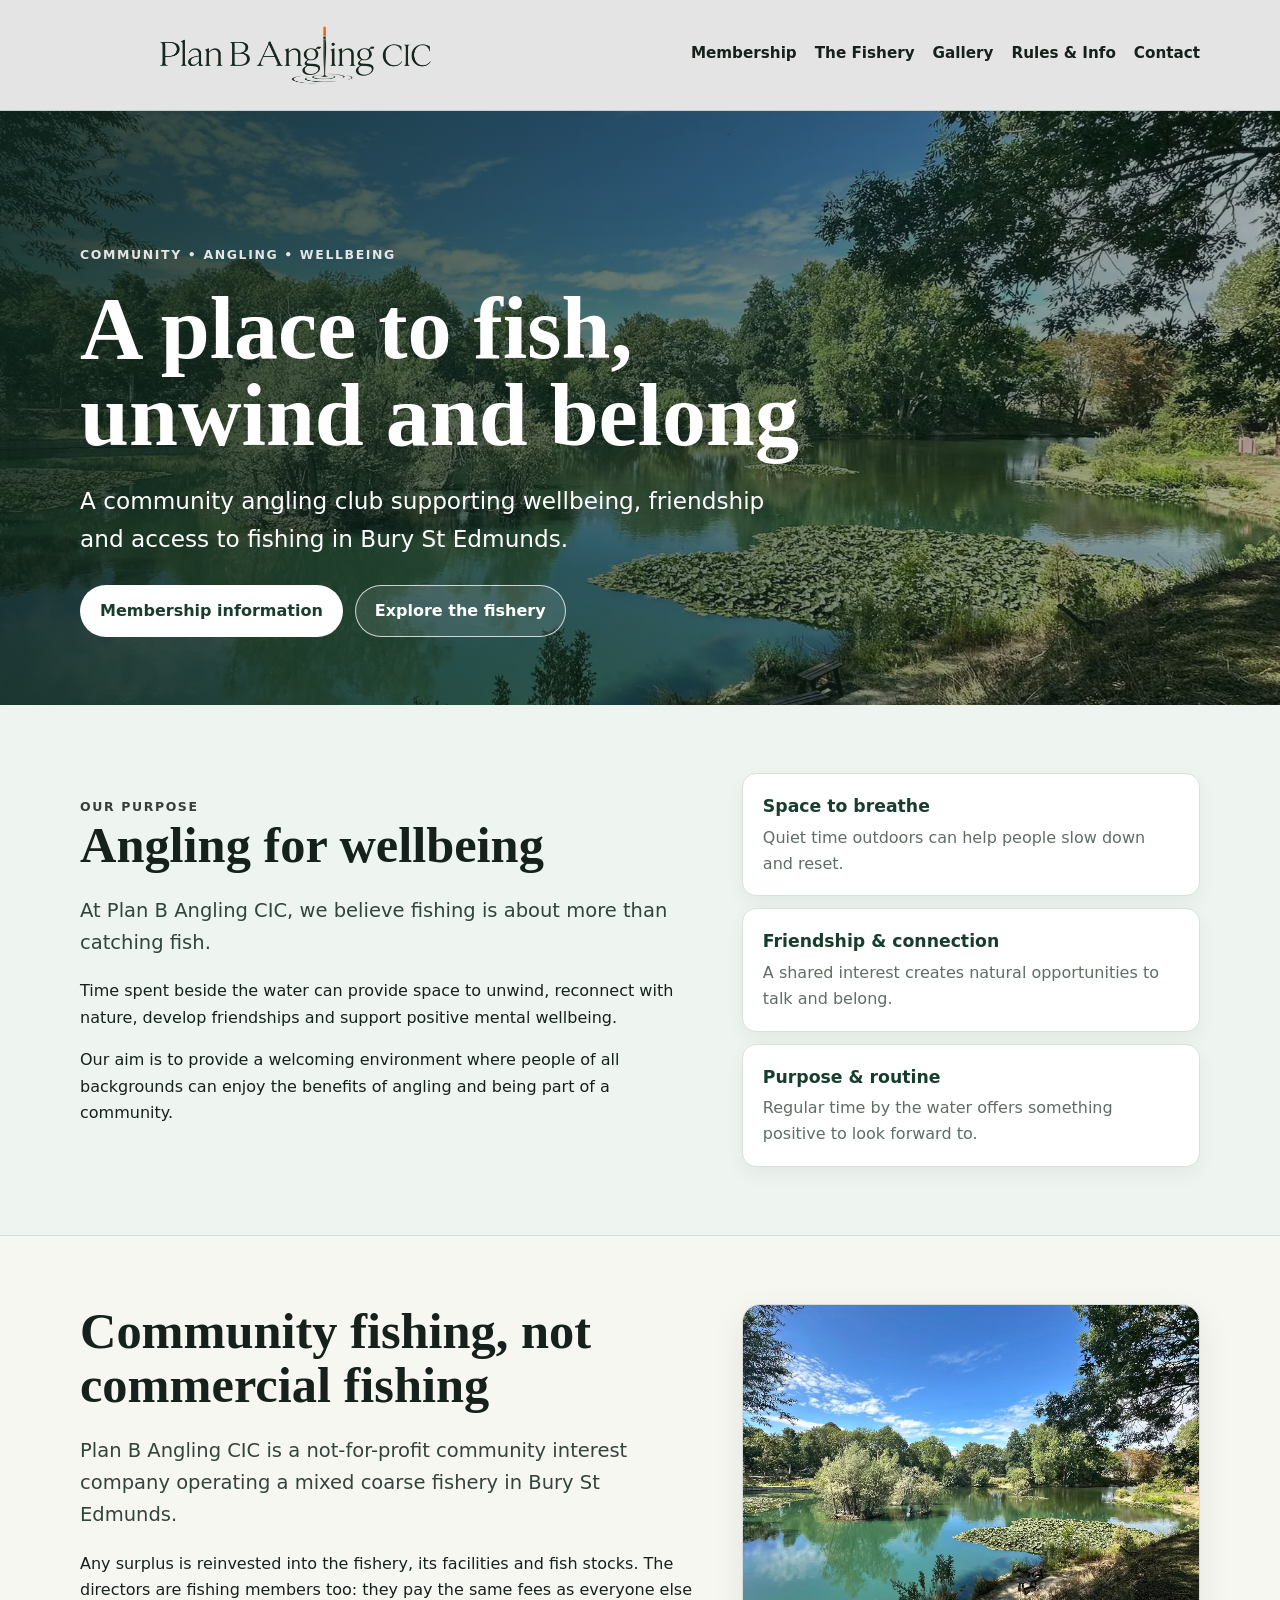
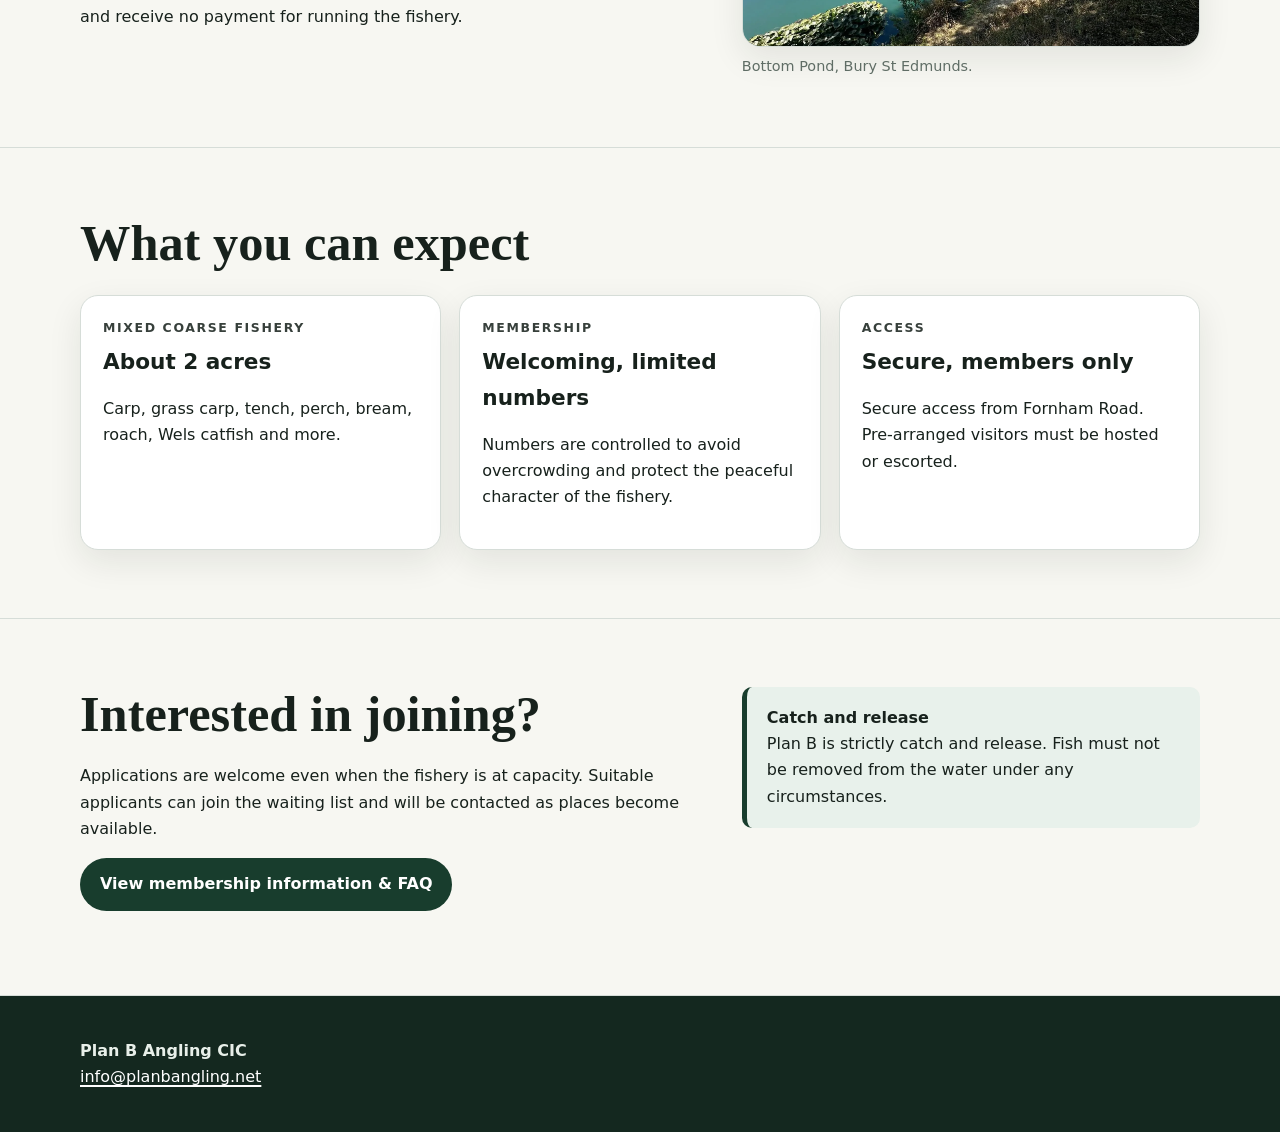
<file: index.html>
<!doctype html>
<html lang="en">
<head>
  <meta charset="utf-8">
  <meta name="viewport" content="width=device-width,initial-scale=1">
  <title>Plan B Angling CIC | Angling, Wellbeing &amp; Community</title>
  <meta name="description" content="Plan B Angling CIC is a welcoming community angling club in Bury St Edmunds, supporting wellbeing, friendship and access to fishing.">
  <link rel="stylesheet" href="styles.css">
</head>
<body>
<header class="site-header"><div class="container header-inner">
  <a class="brand" href="index.html"><img src="assets/plan-b-wordmark.png" alt="Plan B Angling CIC"></a>
  <nav aria-label="Main navigation"><a href="membership.html">Membership</a><a href="fishery.html">The Fishery</a><a href="gallery.html">Gallery</a><a href="rules.html">Rules &amp; Info</a><a href="contact.html">Contact</a></nav>
</div></header>

<section class="hero"><div class="container"><div class="hero-card">
  <div class="eyebrow">Community • Angling • Wellbeing</div>
  <h1>A place to fish, unwind and belong</h1>
  <p>A community angling club supporting wellbeing, friendship and access to fishing in Bury St Edmunds.</p>
  <div class="actions"><a class="button primary" href="membership.html">Membership information</a><a class="button secondary" href="fishery.html">Explore the fishery</a></div>
</div></div></section>

<main>
<section class="wellbeing-section"><div class="container section-grid wellbeing-grid">
  <div>
    <div class="eyebrow">Our purpose</div>
    <h2>Angling for wellbeing</h2>
    <p class="lead">At Plan B Angling CIC, we believe fishing is about more than catching fish.</p>
    <p>Time spent beside the water can provide space to unwind, reconnect with nature, develop friendships and support positive mental wellbeing.</p>
    <p>Our aim is to provide a welcoming environment where people of all backgrounds can enjoy the benefits of angling and being part of a community.</p>
  </div>
  <div class="benefits" aria-label="Benefits of angling">
    <div><strong>Space to breathe</strong><span>Quiet time outdoors can help people slow down and reset.</span></div>
    <div><strong>Friendship &amp; connection</strong><span>A shared interest creates natural opportunities to talk and belong.</span></div>
    <div><strong>Purpose &amp; routine</strong><span>Regular time by the water offers something positive to look forward to.</span></div>
  </div>
</div></section>

<section><div class="container section-grid">
  <div>
    <h2>Community fishing, not commercial fishing</h2>
    <p class="lead">Plan B Angling CIC is a not-for-profit community interest company operating a mixed coarse fishery in Bury St Edmunds.</p>
    <p>Any surplus is reinvested into the fishery, its facilities and fish stocks. The directors are fishing members too: they pay the same fees as everyone else and receive no payment for running the fishery.</p>
  </div>
  <figure class="figure"><img class="photo landscape" src="assets/about-lake.webp" alt="Bottom Pond at Plan B Angling in summer"><figcaption>Bottom Pond, Bury St Edmunds.</figcaption></figure>
</div></section>

<section><div class="container">
  <h2>What you can expect</h2>
  <div class="cards">
    <div class="card"><div class="eyebrow">Mixed coarse fishery</div><strong>About 2 acres</strong><p>Carp, grass carp, tench, perch, bream, roach, Wels catfish and more.</p></div>
    <div class="card"><div class="eyebrow">Membership</div><strong>Welcoming, limited numbers</strong><p>Numbers are controlled to avoid overcrowding and protect the peaceful character of the fishery.</p></div>
    <div class="card"><div class="eyebrow">Access</div><strong>Secure, members only</strong><p>Secure access from Fornham Road. Pre-arranged visitors must be hosted or escorted.</p></div>
  </div>
</div></section>

<section><div class="container section-grid">
  <div><h2>Interested in joining?</h2><p>Applications are welcome even when the fishery is at capacity. Suitable applicants can join the waiting list and will be contacted as places become available.</p><p><a class="button green" href="membership.html">View membership information &amp; FAQ</a></p></div>
  <div class="notice"><strong>Catch and release</strong><br>Plan B is strictly catch and release. Fish must not be removed from the water under any circumstances.</div>
</div></section>
</main>

<footer class="site-footer"><div class="container"><strong>Plan B Angling CIC</strong><br><a href="mailto:info@planbangling.net">info@planbangling.net</a></div></footer>
</body>
</html>
</file>
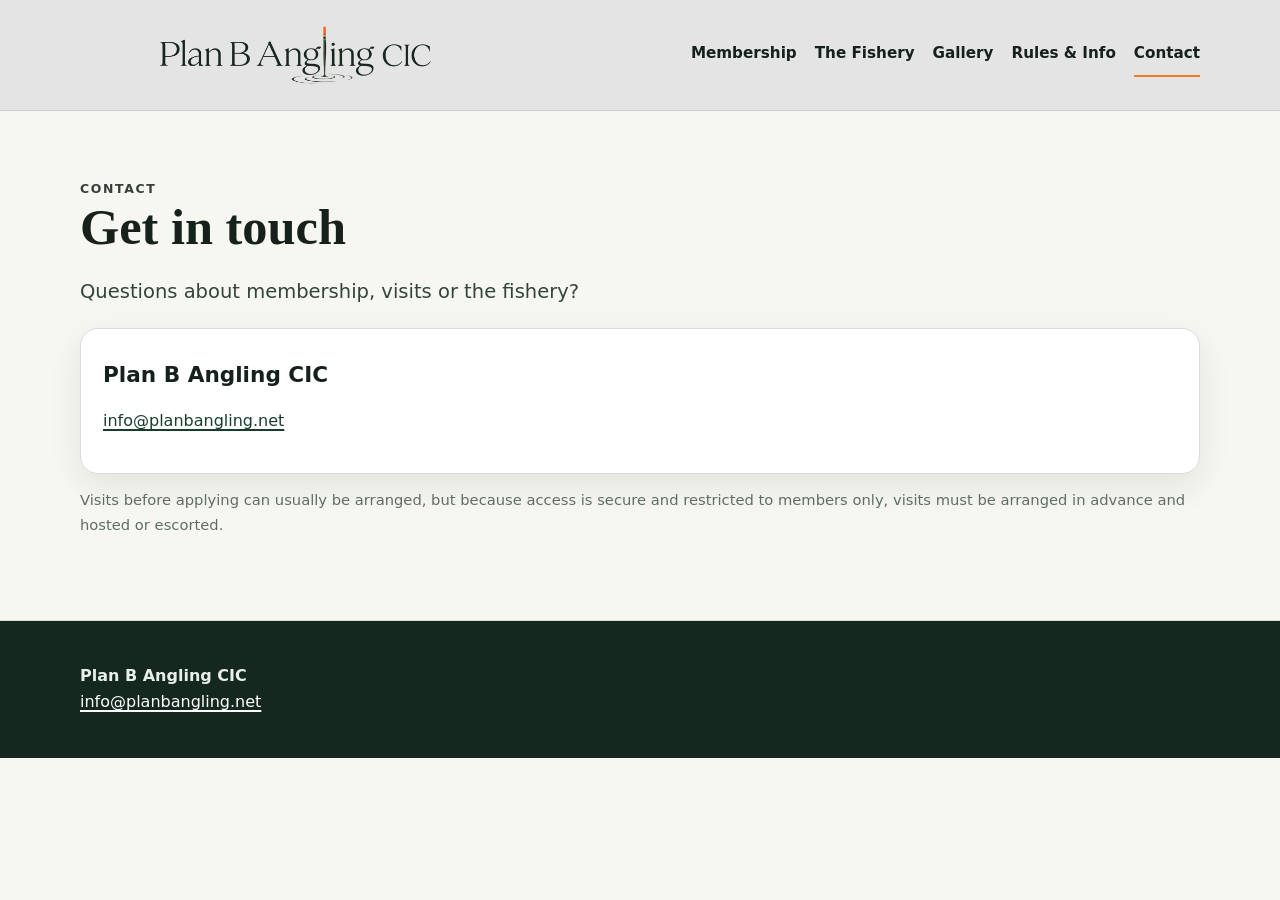
<file: contact.html>
<!doctype html><html lang="en"><head><meta charset="utf-8"><meta name="viewport" content="width=device-width,initial-scale=1"><title>Contact | Plan B Angling CIC</title><link rel="stylesheet" href="styles.css"></head><body>
<header class="site-header"><div class="container header-inner"><a class="brand" href="index.html"><img src="assets/plan-b-wordmark.png" alt="Plan B Angling CIC"></a><nav aria-label="Main navigation"><a href="membership.html">Membership</a><a href="fishery.html">The Fishery</a><a href="gallery.html">Gallery</a><a href="rules.html">Rules &amp; Info</a><a href="contact.html" aria-current="page">Contact</a></nav></div></header>
<main><section><div class="container"><div class="eyebrow">Contact</div><h2>Get in touch</h2><p class="lead">Questions about membership, visits or the fishery?</p><div class="card"><strong>Plan B Angling CIC</strong><p><a href="mailto:info@planbangling.net">info@planbangling.net</a></p></div><p class="small">Visits before applying can usually be arranged, but because access is secure and restricted to members only, visits must be arranged in advance and hosted or escorted.</p></div></section></main>
<footer class="site-footer"><div class="container"><strong>Plan B Angling CIC</strong><br><a href="mailto:info@planbangling.net">info@planbangling.net</a></div></footer></body></html>
</file>
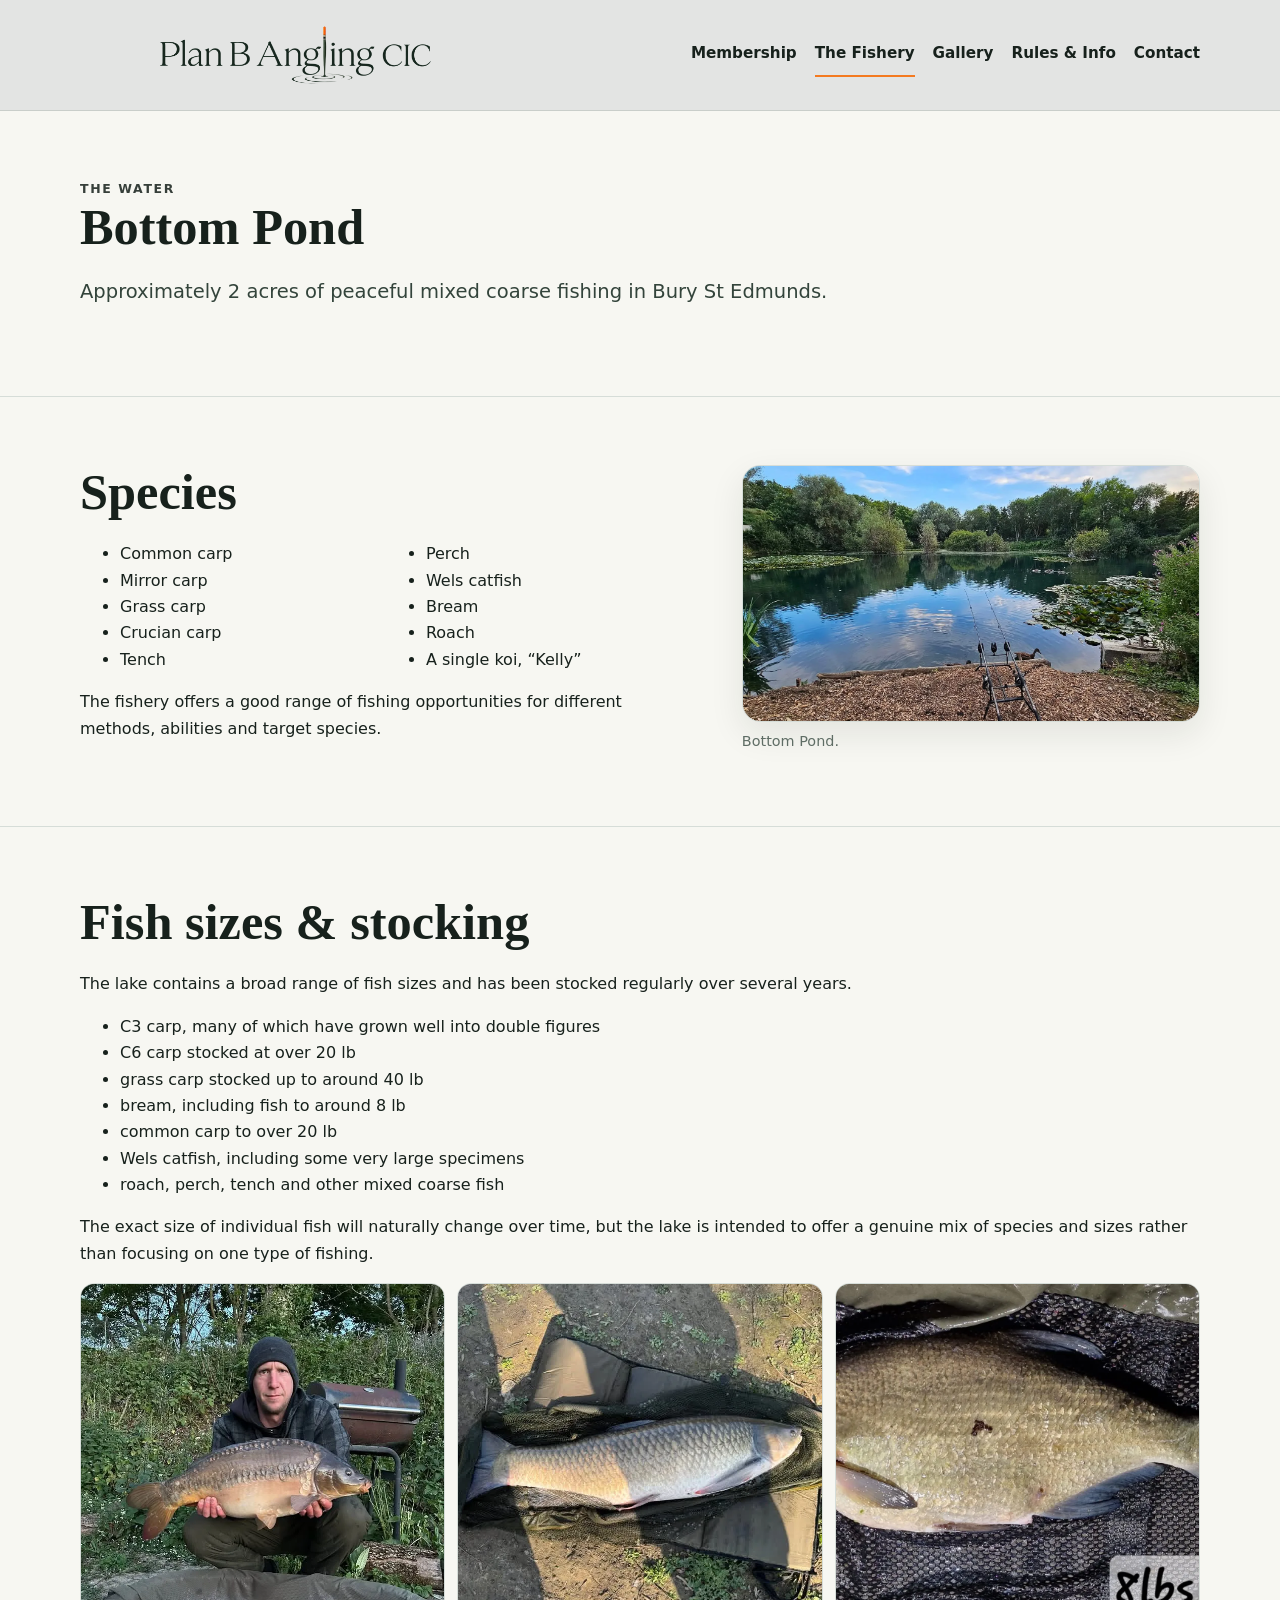
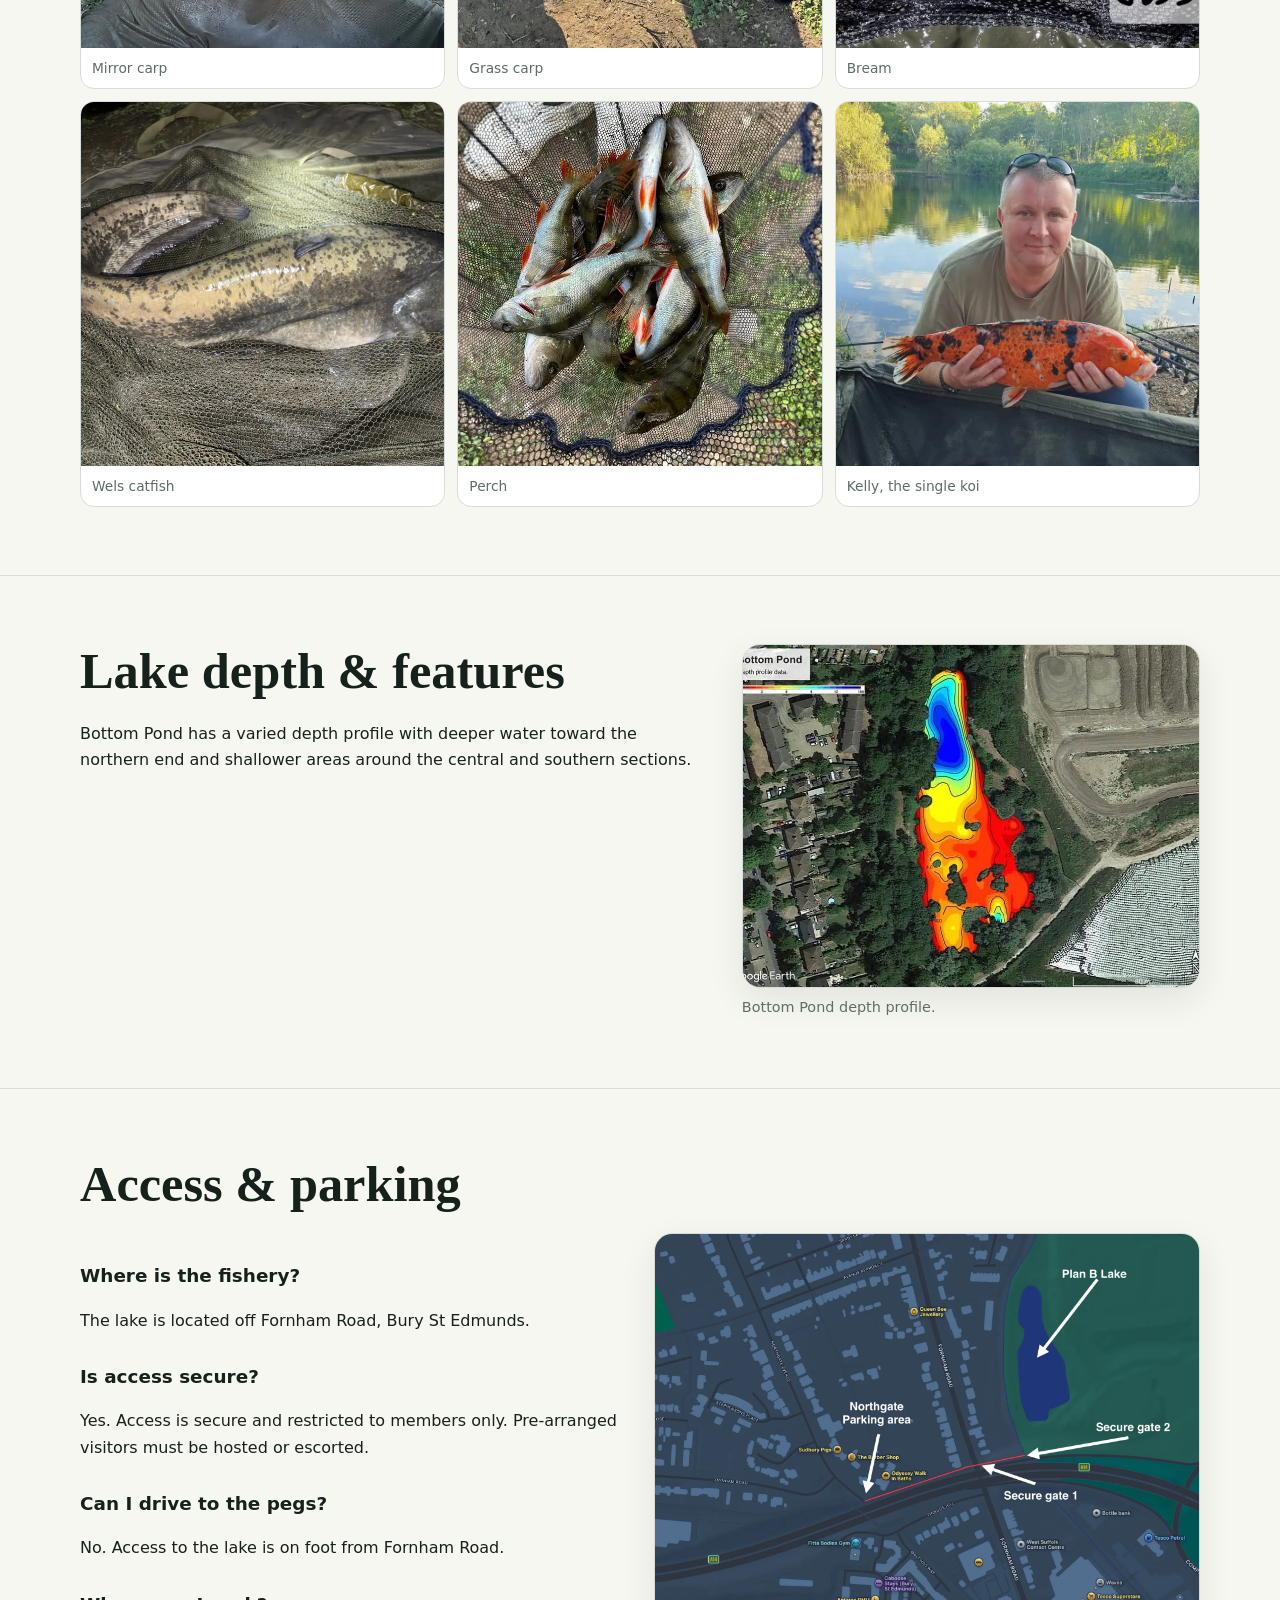
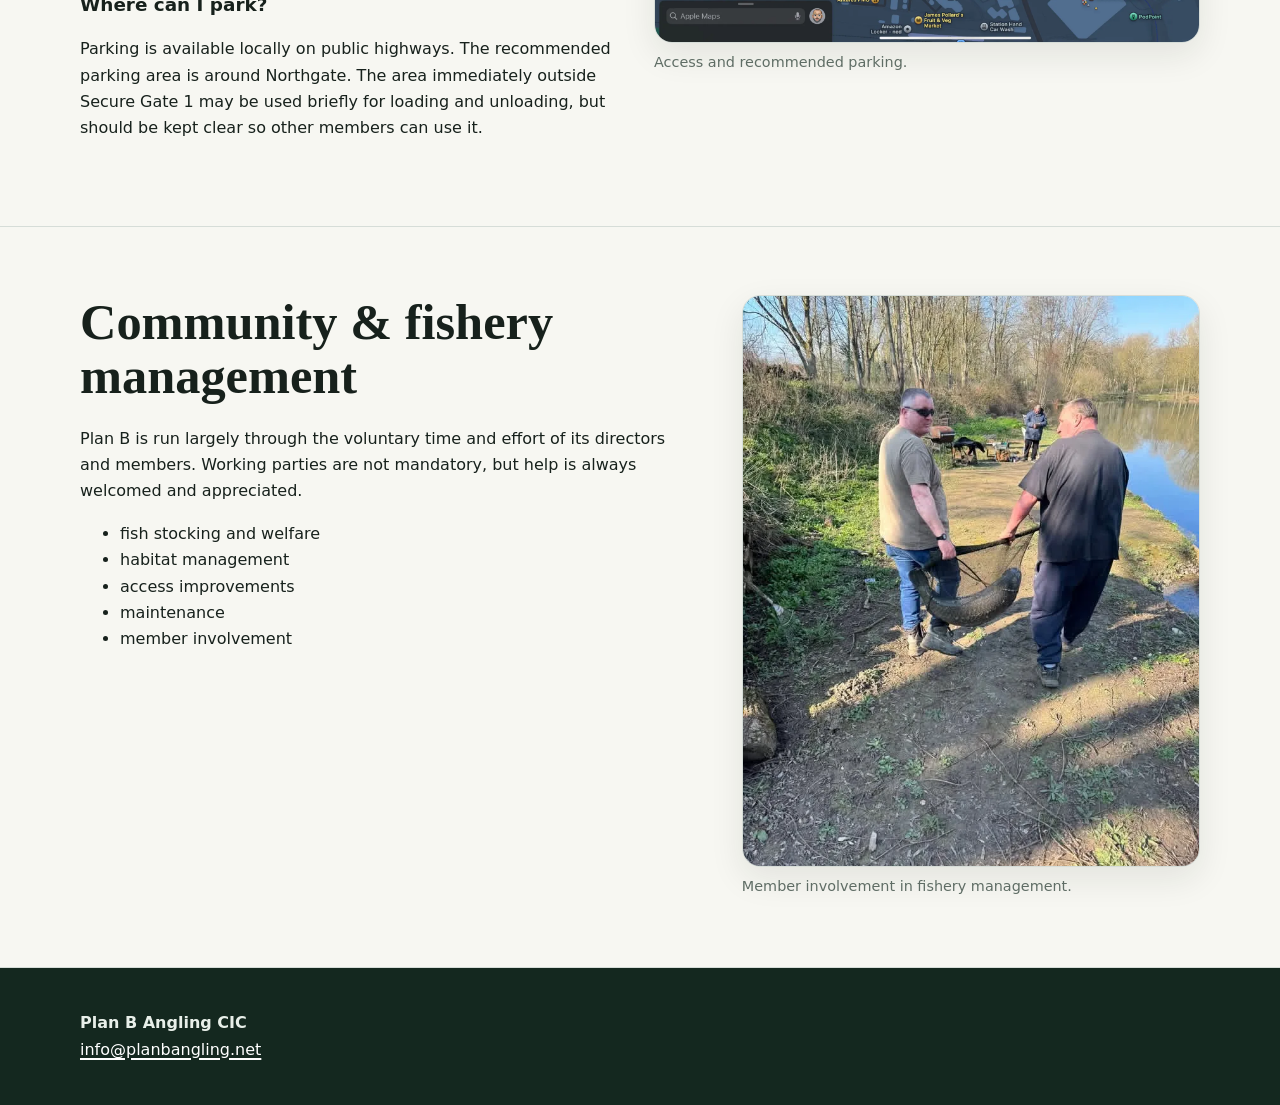
<file: fishery.html>
<!doctype html><html lang="en"><head><meta charset="utf-8"><meta name="viewport" content="width=device-width,initial-scale=1"><title>The Fishery | Plan B Angling CIC</title><link rel="stylesheet" href="styles.css"></head>
<body><header class="site-header"><div class="container header-inner"><a class="brand" href="index.html"><img src="assets/plan-b-wordmark.png" alt="Plan B Angling CIC"></a><nav aria-label="Main navigation"><a href="membership.html">Membership</a><a href="fishery.html" aria-current="page">The Fishery</a><a href="gallery.html">Gallery</a><a href="rules.html">Rules &amp; Info</a><a href="contact.html">Contact</a></nav></div></header>
<main>
<section><div class="container"><div class="eyebrow">The water</div><h2>Bottom Pond</h2><p class="lead">Approximately 2 acres of peaceful mixed coarse fishing in Bury St Edmunds.</p></div></section>
<section><div class="container section-grid"><div><h2>Species</h2><ul class="species"><li>Common carp</li><li>Mirror carp</li><li>Grass carp</li><li>Crucian carp</li><li>Tench</li><li>Perch</li><li>Wels catfish</li><li>Bream</li><li>Roach</li><li>A single koi, “Kelly”</li></ul><p>The fishery offers a good range of fishing opportunities for different methods, abilities and target species.</p></div><figure class="figure"><img class="photo wide" src="assets/fishery-panorama.webp" alt="Panoramic view across Bottom Pond"><figcaption>Bottom Pond.</figcaption></figure></div></section>
<section><div class="container"><h2>Fish sizes &amp; stocking</h2><p>The lake contains a broad range of fish sizes and has been stocked regularly over several years.</p><ul><li>C3 carp, many of which have grown well into double figures</li><li>C6 carp stocked at over 20 lb</li><li>grass carp stocked up to around 40 lb</li><li>bream, including fish to around 8 lb</li><li>common carp to over 20 lb</li><li>Wels catfish, including some very large specimens</li><li>roach, perch, tench and other mixed coarse fish</li></ul><p>The exact size of individual fish will naturally change over time, but the lake is intended to offer a genuine mix of species and sizes rather than focusing on one type of fishing.</p>
<div class="gallery"><figure><img src="assets/carp.webp" alt="Mirror carp"><figcaption>Mirror carp</figcaption></figure><figure><img src="assets/grass-carp.webp" alt="Grass carp"><figcaption>Grass carp</figcaption></figure><figure><img src="assets/bream.webp" alt="Bream"><figcaption>Bream</figcaption></figure><figure><img src="assets/wels-catfish.webp" alt="Wels catfish"><figcaption>Wels catfish</figcaption></figure><figure><img src="assets/perch.webp" alt="Perch"><figcaption>Perch</figcaption></figure><figure><img src="assets/koi-kelly.webp" alt="Kelly the koi"><figcaption>Kelly, the single koi</figcaption></figure></div></div></section>
<section><div class="container section-grid"><div><h2>Lake depth &amp; features</h2><p>Bottom Pond has a varied depth profile with deeper water toward the northern end and shallower areas around the central and southern sections.</p></div><figure class="figure"><img class="photo landscape" src="assets/bathymetry.webp" alt="Bathymetric depth profile of Bottom Pond"><figcaption>Bottom Pond depth profile.</figcaption></figure></div></section>
<section><div class="container"><h2>Access &amp; parking</h2><div class="two-col"><div><h3>Where is the fishery?</h3><p>The lake is located off Fornham Road, Bury St Edmunds.</p><h3>Is access secure?</h3><p>Yes. Access is secure and restricted to members only. Pre-arranged visitors must be hosted or escorted.</p><h3>Can I drive to the pegs?</h3><p>No. Access to the lake is on foot from Fornham Road.</p><h3>Where can I park?</h3><p>Parking is available locally on public highways. The recommended parking area is around Northgate. The area immediately outside Secure Gate 1 may be used briefly for loading and unloading, but should be kept clear so other members can use it.</p></div><figure class="figure"><img class="photo landscape" src="assets/gates-parking.webp" alt="Plan B access and parking map"><figcaption>Access and recommended parking.</figcaption></figure></div></div></section>
<section><div class="container section-grid"><div><h2>Community &amp; fishery management</h2><p>Plan B is run largely through the voluntary time and effort of its directors and members. Working parties are not mandatory, but help is always welcomed and appreciated.</p><ul><li>fish stocking and welfare</li><li>habitat management</li><li>access improvements</li><li>maintenance</li><li>member involvement</li></ul></div><figure class="figure"><img class="photo portrait" src="assets/stocking.webp" alt="Members moving fish during fishery work"><figcaption>Member involvement in fishery management.</figcaption></figure></div></section>
</main><footer class="site-footer"><div class="container"><strong>Plan B Angling CIC</strong><br><a href="mailto:info@planbangling.net">info@planbangling.net</a></div></footer></body></html>
</file>
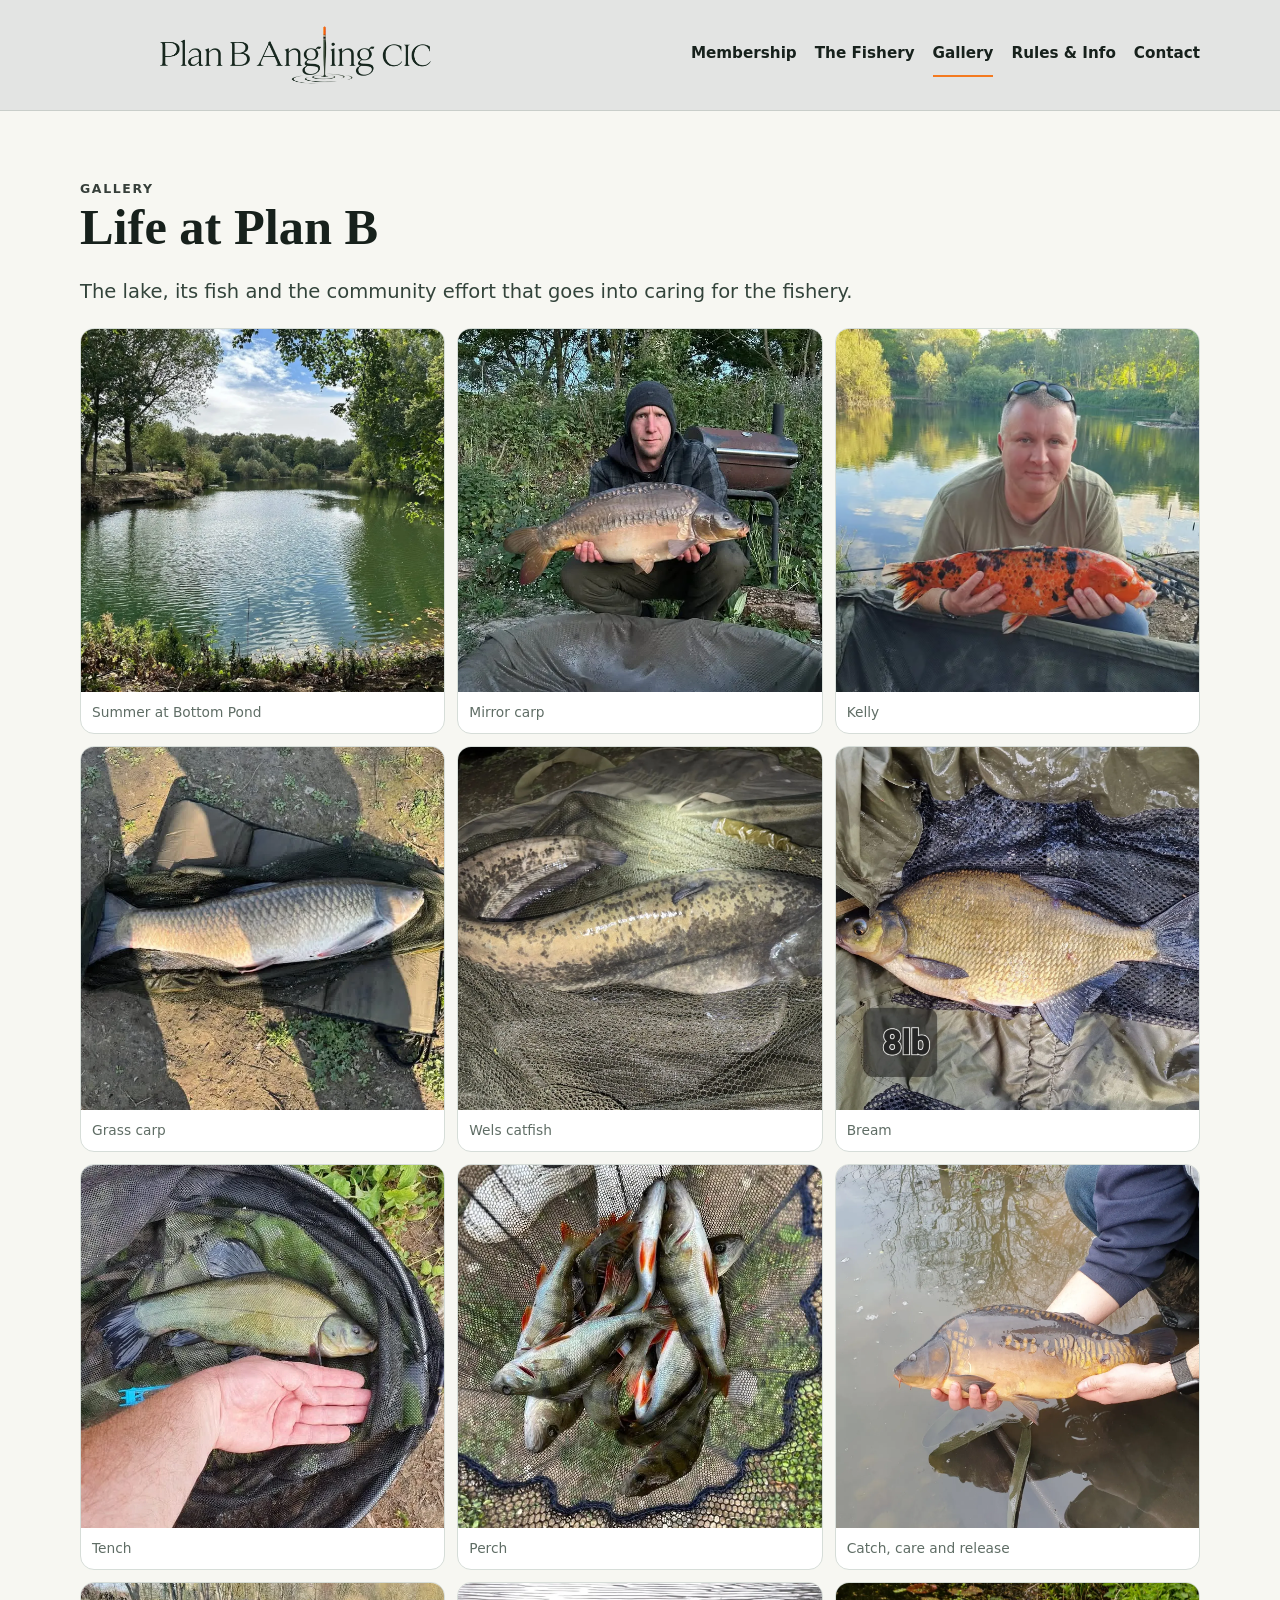
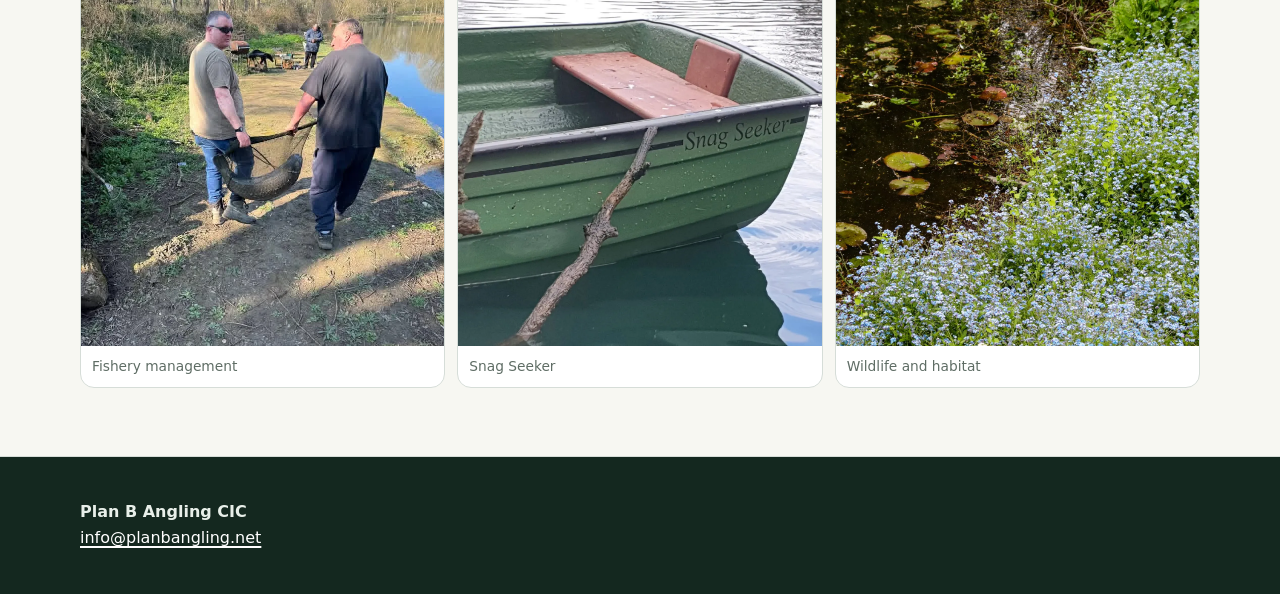
<file: gallery.html>
<!doctype html><html lang="en"><head><meta charset="utf-8"><meta name="viewport" content="width=device-width,initial-scale=1"><title>Gallery | Plan B Angling CIC</title><link rel="stylesheet" href="styles.css"></head><body>
<header class="site-header"><div class="container header-inner"><a class="brand" href="index.html"><img src="assets/plan-b-wordmark.png" alt="Plan B Angling CIC"></a><nav aria-label="Main navigation"><a href="membership.html">Membership</a><a href="fishery.html">The Fishery</a><a href="gallery.html" aria-current="page">Gallery</a><a href="rules.html">Rules &amp; Info</a><a href="contact.html">Contact</a></nav></div></header>
<main><section><div class="container"><div class="eyebrow">Gallery</div><h2>Life at Plan B</h2><p class="lead">The lake, its fish and the community effort that goes into caring for the fishery.</p><div class="gallery"><figure><img src="assets/summer-lake.webp" alt="Summer view across the lake"><figcaption>Summer at Bottom Pond</figcaption></figure><figure><img src="assets/carp.webp" alt="Mirror carp"><figcaption>Mirror carp</figcaption></figure><figure><img src="assets/koi-kelly.webp" alt="Kelly the koi"><figcaption>Kelly</figcaption></figure><figure><img src="assets/grass-carp.webp" alt="Grass carp"><figcaption>Grass carp</figcaption></figure><figure><img src="assets/wels-catfish.webp" alt="Wels catfish"><figcaption>Wels catfish</figcaption></figure><figure><img src="assets/bream-8lb.webp" alt="Eight pound bream"><figcaption>Bream</figcaption></figure><figure><img src="assets/tench.webp" alt="Tench"><figcaption>Tench</figcaption></figure><figure><img src="assets/perch.webp" alt="Perch"><figcaption>Perch</figcaption></figure><figure><img src="assets/fish-release.webp" alt="Fish being carefully released"><figcaption>Catch, care and release</figcaption></figure><figure><img src="assets/stocking.webp" alt="Fishery management activity"><figcaption>Fishery management</figcaption></figure><figure><img src="assets/snag-seeker.webp" alt="Snag Seeker boat"><figcaption>Snag Seeker</figcaption></figure><figure><img src="assets/flowers.webp" alt="Wildflowers beside the water"><figcaption>Wildlife and habitat</figcaption></figure></div></div></section></main>
<footer class="site-footer"><div class="container"><strong>Plan B Angling CIC</strong><br><a href="mailto:info@planbangling.net">info@planbangling.net</a></div></footer></body></html>
</file>
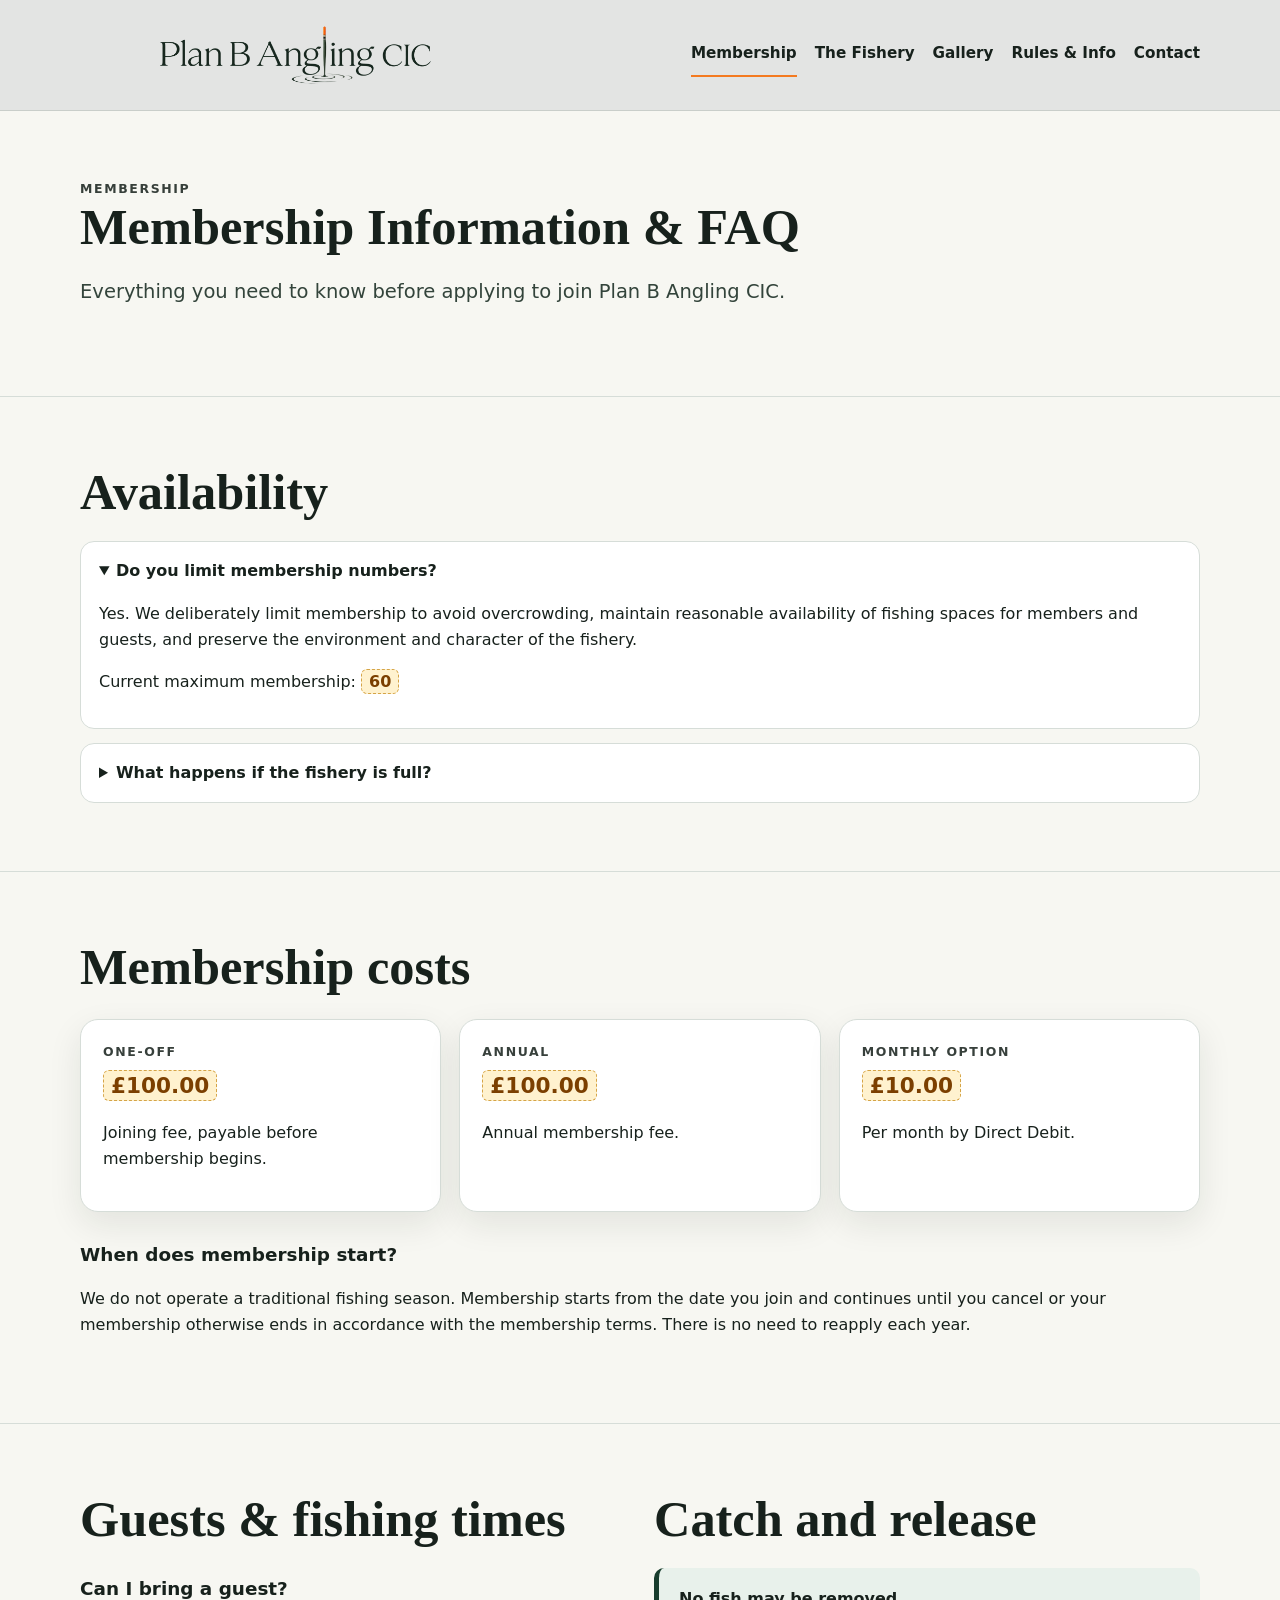
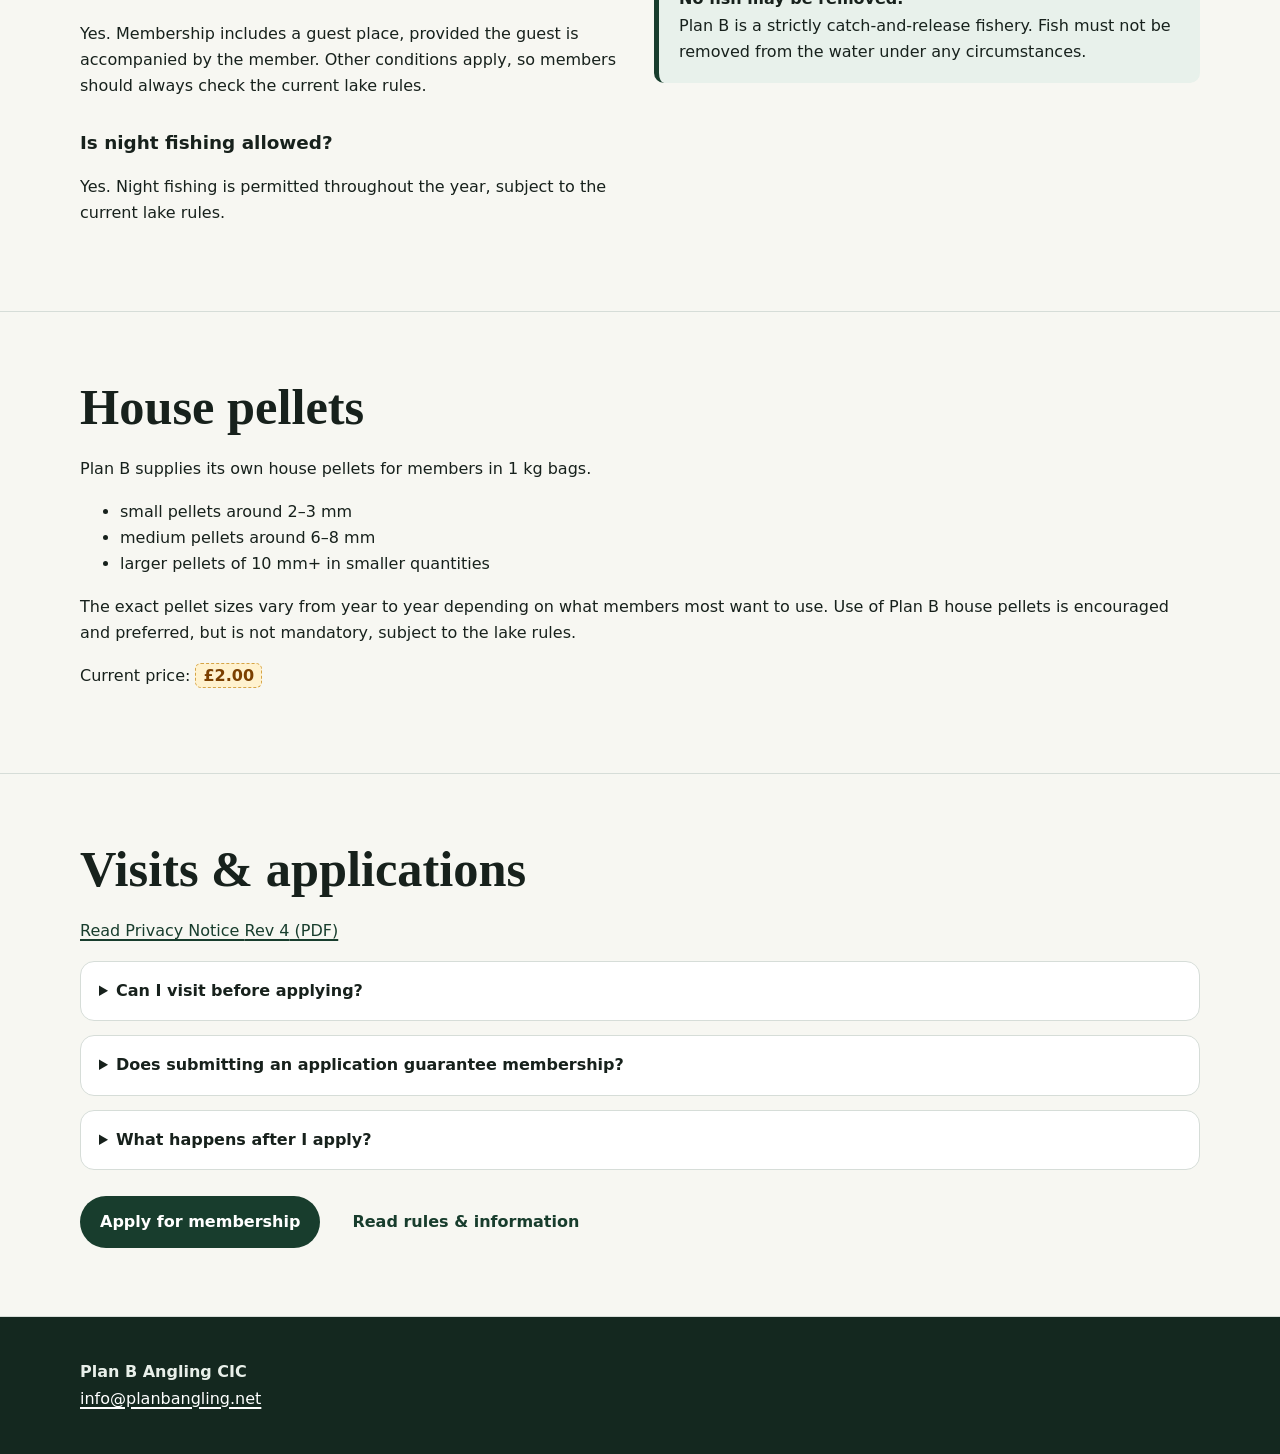
<file: membership.html>
<!doctype html><html lang="en"><head><meta charset="utf-8"><meta name="viewport" content="width=device-width,initial-scale=1"><title>Membership | Plan B Angling CIC</title><link rel="stylesheet" href="styles.css"></head><body>
<header class="site-header"><div class="container header-inner"><a class="brand" href="index.html"><img src="assets/plan-b-wordmark.png" alt="Plan B Angling CIC"></a><nav aria-label="Main navigation"><a href="membership.html" aria-current="page">Membership</a><a href="fishery.html">The Fishery</a><a href="gallery.html">Gallery</a><a href="rules.html">Rules &amp; Info</a><a href="contact.html">Contact</a></nav></div></header>
<main><section><div class="container"><div class="eyebrow">Membership</div><h2>Membership Information &amp; FAQ</h2><p class="lead">Everything you need to know before applying to join Plan B Angling CIC.</p></div></section>
<section><div class="container"><h2>Availability</h2><div class="faq"><details open><summary>Do you limit membership numbers?</summary><p>Yes. We deliberately limit membership to avoid overcrowding, maintain reasonable availability of fishing spaces for members and guests, and preserve the environment and character of the fishery.</p><p>Current maximum membership: <span class="placeholder" data-config-key="maximumMembership">[Maximum Membership]</span></p></details><details><summary>What happens if the fishery is full?</summary><p>Applications are still accepted when the fishery is at maximum capacity.</p><p>Suitable applicants are added to the waiting list in the order their applications are received and are contacted as places become available.</p><p>There is normally a steady turnover of members, so waiting times may not necessarily be long.</p></details></div></div></section>
<section><div class="container"><h2>Membership costs</h2><div class="cards"><div class="card"><div class="eyebrow">One-off</div><strong><span class="placeholder" data-config-key="joiningFee">[Joining Fee]</span></strong><p>Joining fee, payable before membership begins.</p></div><div class="card"><div class="eyebrow">Annual</div><strong><span class="placeholder" data-config-key="annualMembershipFee">[Annual Membership Fee]</span></strong><p>Annual membership fee.</p></div><div class="card"><div class="eyebrow">Monthly option</div><strong><span class="placeholder" data-config-key="monthlyMembershipFee">[Monthly Membership Fee]</span></strong><p>Per month by Direct Debit.</p></div></div><h3>When does membership start?</h3><p>We do not operate a traditional fishing season. Membership starts from the date you join and continues until you cancel or your membership otherwise ends in accordance with the membership terms. There is no need to reapply each year.</p></div></section>
<section><div class="container two-col"><div><h2>Guests &amp; fishing times</h2><h3>Can I bring a guest?</h3><p>Yes. Membership includes a guest place, provided the guest is accompanied by the member. Other conditions apply, so members should always check the current lake rules.</p><h3>Is night fishing allowed?</h3><p>Yes. Night fishing is permitted throughout the year, subject to the current lake rules.</p></div><div><h2>Catch and release</h2><div class="notice"><strong>No fish may be removed.</strong><br>Plan B is a strictly catch-and-release fishery. Fish must not be removed from the water under any circumstances.</div></div></div></section>
<section><div class="container"><h2>House pellets</h2><p>Plan B supplies its own house pellets for members in 1 kg bags.</p><ul><li>small pellets around 2–3 mm</li><li>medium pellets around 6–8 mm</li><li>larger pellets of 10 mm+ in smaller quantities</li></ul><p>The exact pellet sizes vary from year to year depending on what members most want to use. Use of Plan B house pellets is encouraged and preferred, but is not mandatory, subject to the lake rules.</p><p>Current price: <span class="placeholder" data-config-key="housePelletPricePerKg">[House Pellet Price per kg]</span></p></div></section>
<section><div class="container"><h2>Visits &amp; applications</h2><p><a data-config-href="privacyNoticeDocumentUrl" hidden>Read Privacy Notice <span data-config-key="privacyNoticeVersion">Rev 4</span> (PDF)</a></p><div class="faq"><details><summary>Can I visit before applying?</summary><p>Yes. Visits can usually be arranged before application, but because access to the fishery is secure and restricted to members only, visits must be arranged in advance and hosted or escorted.</p></details><details><summary>Does submitting an application guarantee membership?</summary><p>No. Submitting the application form is an application only and does not guarantee that a membership place will be offered.</p></details><details><summary>What happens after I apply?</summary><p>Your application will be reviewed. If a place is available and your application is approved, you may be offered membership. If the fishery is at capacity, suitable applicants may be added to the waiting list until a place becomes available.</p></details></div><div class="actions"><a class="button green" href="https://forms.cloud.microsoft/Pages/ResponsePage.aspx?id=I20I77HLEkKyLNIfbo8xYM9qoC9qgzpLojN1GGa8-u9UNjQ2QVhQUFVDMzZLSU5aSUgxVkFNRjNVRC4u">Apply for membership</a><a class="button" href="rules.html">Read rules &amp; information</a></div></div></section></main>
<footer class="site-footer"><div class="container"><strong>Plan B Angling CIC</strong><br><a href="mailto:info@planbangling.net">info@planbangling.net</a></div></footer><script src="config.js" defer></script></body></html>
</file>
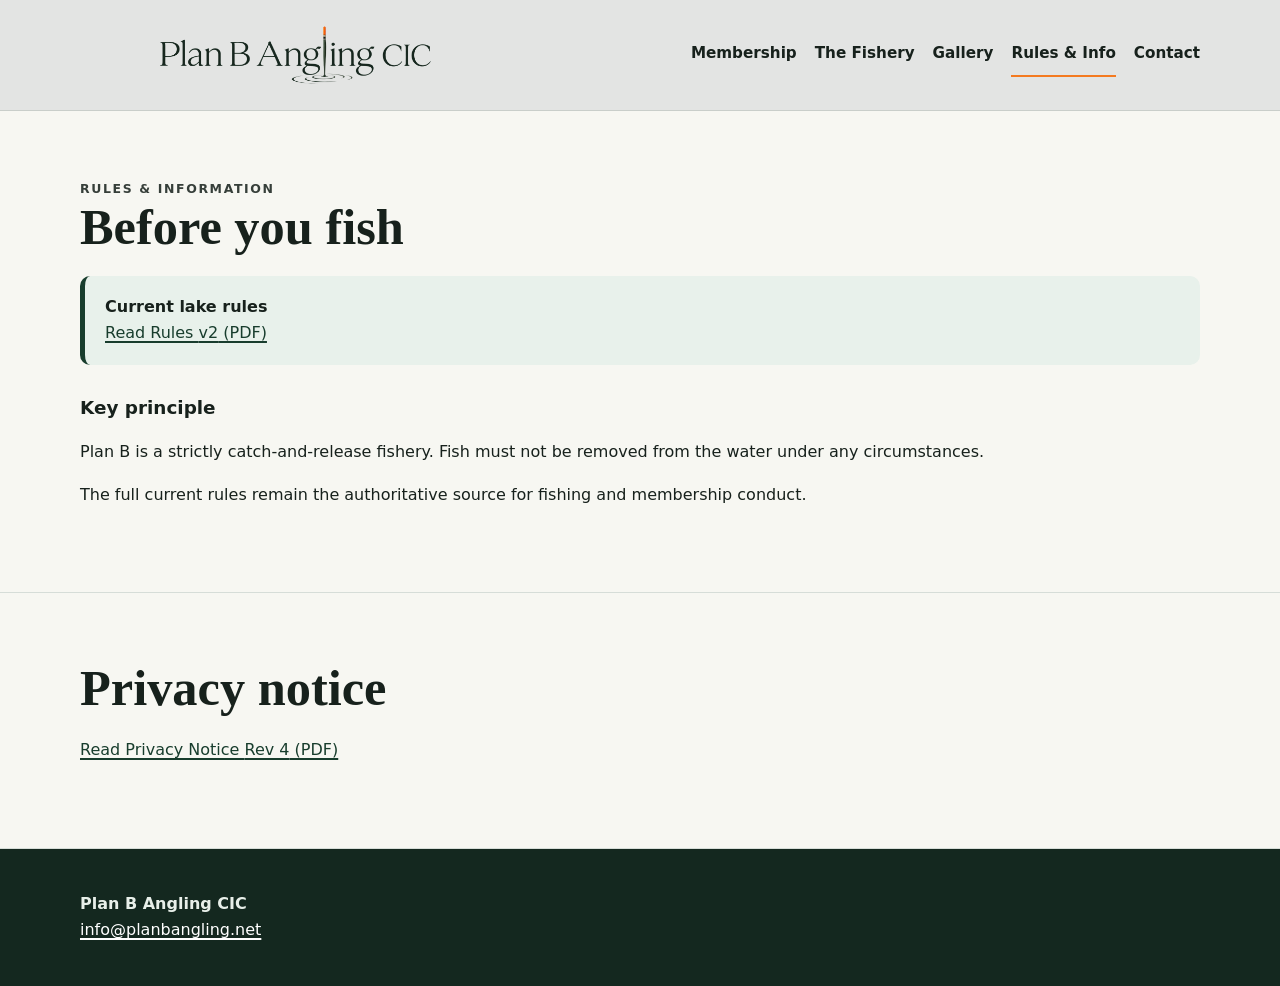
<file: rules.html>
<!doctype html><html lang="en"><head><meta charset="utf-8"><meta name="viewport" content="width=device-width,initial-scale=1"><title>Rules &amp; Information | Plan B Angling CIC</title><link rel="stylesheet" href="styles.css"></head><body>
<header class="site-header"><div class="container header-inner"><a class="brand" href="index.html"><img src="assets/plan-b-wordmark.png" alt="Plan B Angling CIC"></a><nav aria-label="Main navigation"><a href="membership.html">Membership</a><a href="fishery.html">The Fishery</a><a href="gallery.html">Gallery</a><a href="rules.html" aria-current="page">Rules &amp; Info</a><a href="contact.html">Contact</a></nav></div></header>
<main><section><div class="container"><div class="eyebrow">Rules &amp; information</div><h2>Before you fish</h2><div class="notice"><strong>Current lake rules</strong><br><a data-config-href="rulesDocumentUrl" hidden>Read Rules <span data-config-key="rulesVersion">v2</span> (PDF)</a></div><h3>Key principle</h3><p>Plan B is a strictly catch-and-release fishery. Fish must not be removed from the water under any circumstances.</p><p>The full current rules remain the authoritative source for fishing and membership conduct.</p></div></section><section><div class="container"><h2>Privacy notice</h2><p><a data-config-href="privacyNoticeDocumentUrl" hidden>Read Privacy Notice <span data-config-key="privacyNoticeVersion">Rev 4</span> (PDF)</a></p></div></section></main>
<footer class="site-footer"><div class="container"><strong>Plan B Angling CIC</strong><br><a href="mailto:info@planbangling.net">info@planbangling.net</a></div></footer><script src="config.js" defer></script></body></html>
</file>
<file: styles.css>
:root{--ink:#17211c;--muted:#5f6d65;--paper:#f7f7f2;--card:#fff;--green:#183d2d;--green-2:#315f49;--orange:#f47a20;--line:#d6ddd8;--header:#e2e3e2;--shadow:0 12px 34px rgba(20,35,27,.09);--radius:18px}
*{box-sizing:border-box}html{scroll-behavior:smooth}body{margin:0;font-family:Inter,ui-sans-serif,system-ui,-apple-system,BlinkMacSystemFont,"Segoe UI",sans-serif;color:var(--ink);background:var(--paper);line-height:1.65;font-size:1rem}a{color:var(--green);text-decoration-thickness:1.5px;text-underline-offset:3px}img{max-width:100%;display:block}.container{width:min(1120px,calc(100% - 32px));margin-inline:auto}
.site-header{position:sticky;top:0;z-index:20;background:rgba(226,227,226,.96);backdrop-filter:blur(12px);border-bottom:1px solid #c9ceca}.header-inner{display:flex;align-items:center;justify-content:space-between;gap:28px;min-height:110px}.brand{display:flex;align-items:center;text-decoration:none}.brand img{width:min(430px,44vw);height:auto;max-height:94px;object-fit:contain}nav{display:flex;gap:18px;flex-wrap:wrap;justify-content:flex-end}nav a{text-decoration:none;font-weight:700;color:var(--ink);font-size:.95rem;padding:8px 0;border-bottom:2px solid transparent}nav a:hover,nav a[aria-current="page"]{border-color:var(--orange)}
.hero{padding:92px 0 68px;background:linear-gradient(100deg,rgba(13,35,25,.88),rgba(13,35,25,.32)),url('assets/about-lake.webp') center/cover no-repeat;color:#fff;min-height:66vh;display:flex;align-items:end}.hero-card{max-width:780px}.eyebrow{text-transform:uppercase;letter-spacing:.13em;font-size:.78rem;font-weight:850;opacity:.86}.hero h1{font-family:Georgia,"Times New Roman",serif;font-size:clamp(2.7rem,7vw,5.5rem);line-height:.98;margin:.24em 0 .2em;max-width:880px}.hero p{font-size:clamp(1.1rem,2.4vw,1.45rem);max-width:690px}.actions{display:flex;gap:12px;flex-wrap:wrap;margin-top:26px}.button{display:inline-block;padding:12px 19px;border-radius:999px;text-decoration:none;font-weight:800;border:1px solid transparent}.button.primary{background:#fff;color:var(--green)}.button.secondary{border-color:rgba(255,255,255,.75);color:#fff;background:rgba(255,255,255,.1)}.button.green{background:var(--green);color:#fff}
main section{padding:68px 0;border-bottom:1px solid var(--line)}.section-grid{display:grid;grid-template-columns:1.15fr .85fr;gap:42px;align-items:start}h2{font-family:Georgia,"Times New Roman",serif;font-size:clamp(1.9rem,4vw,3.15rem);line-height:1.08;margin:0 0 22px}h3{font-size:1.15rem;margin:28px 0 8px}.lead{font-size:1.22rem;color:#33443b}.wellbeing-section{background:#eef4f0}.wellbeing-grid{align-items:center}.benefits{display:grid;gap:12px}.benefits>div{background:#fff;border:1px solid #d8e2db;border-radius:14px;padding:18px 20px;box-shadow:0 7px 20px rgba(20,35,27,.05)}.benefits strong,.benefits span{display:block}.benefits strong{font-size:1.08rem;color:var(--green)}.benefits span{margin-top:4px;color:var(--muted)}
.cards{display:grid;grid-template-columns:repeat(3,1fr);gap:18px;margin-top:24px}.card{background:var(--card);border:1px solid var(--line);border-radius:var(--radius);padding:22px;box-shadow:var(--shadow)}.card strong{display:block;font-size:1.35rem;margin-top:6px}.placeholder{color:#7b3f00;background:#fff2cf;border:1px dashed #d5a447;padding:2px 7px;border-radius:6px;font-weight:700}.photo{width:100%;border-radius:var(--radius);object-fit:cover;box-shadow:var(--shadow);border:1px solid var(--line)}.photo.landscape{aspect-ratio:4/3}.photo.wide{aspect-ratio:16/9}.photo.portrait{aspect-ratio:4/5}.figure{margin:0}.figure figcaption{font-size:.9rem;color:var(--muted);margin-top:8px}.two-col{display:grid;grid-template-columns:repeat(2,1fr);gap:28px}.faq{display:grid;gap:14px}details{background:var(--card);border:1px solid var(--line);border-radius:14px;padding:16px 18px}summary{cursor:pointer;font-weight:800}.species{columns:2;column-gap:32px}.gallery{display:grid;grid-template-columns:repeat(3,1fr);gap:12px}.gallery figure{margin:0;background:var(--card);border:1px solid var(--line);border-radius:14px;overflow:hidden}.gallery img{width:100%;aspect-ratio:1/1;object-fit:cover}.gallery figcaption{padding:9px 11px;font-size:.86rem;color:var(--muted)}.notice{padding:18px 20px;background:#e8f1eb;border-left:5px solid var(--green);border-radius:10px}.site-footer{padding:42px 0;background:#14281f;color:#e8efe9}.site-footer a{color:#fff}.small{font-size:.92rem;color:var(--muted)}
@media(max-width:860px){.header-inner{align-items:center;padding:12px 0;flex-direction:column;gap:8px}.brand img{width:min(520px,92vw);max-height:78px}nav{justify-content:center;gap:8px 16px}.hero{min-height:58vh;padding-top:80px}.section-grid,.two-col,.cards{grid-template-columns:1fr}.gallery{grid-template-columns:repeat(2,1fr)}.species{columns:1}}
@media(max-width:480px){.container{width:min(100% - 24px,1120px)}.site-header{position:relative}.brand img{width:94vw}.header-inner{min-height:auto}nav{gap:4px 12px}nav a{font-size:.86rem}.hero{min-height:62vh;padding:68px 0 48px}.hero h1{font-size:2.75rem}main section{padding:50px 0}.gallery{grid-template-columns:1fr 1fr}}
</file>
